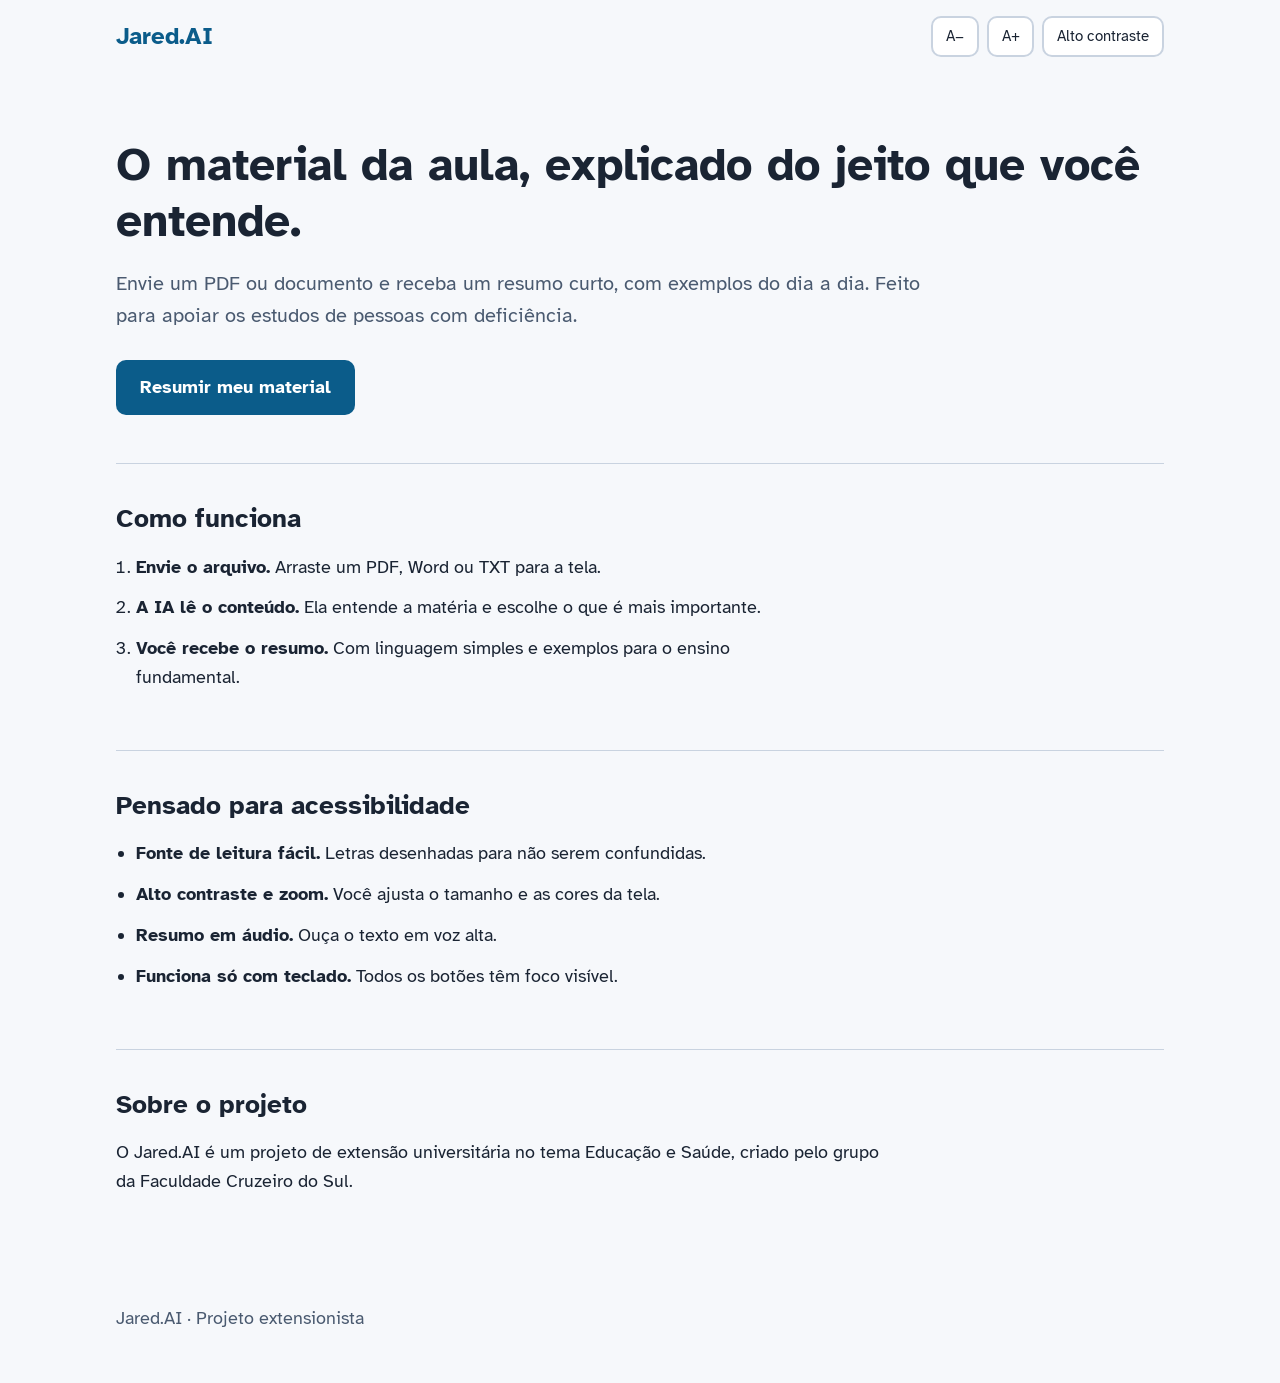
<file: jared-ai-front/jared-ai-front/index.html>
<!DOCTYPE html>
<html lang="pt-BR">
<head>
  <meta charset="UTF-8">
  <meta name="viewport" content="width=device-width, initial-scale=1">
  <link rel="preconnect" href="https://fonts.googleapis.com">
  <link rel="stylesheet" href="https://fonts.googleapis.com/css2?family=Atkinson+Hyperlegible:wght@400;700&display=swap">
  <link rel="stylesheet" href="css/style.css">
  <title>Jared.AI – Estudar fica mais fácil para todo mundo</title>
  <meta name="description" content="Envie seu material de estudo e receba um resumo simples, com exemplos, feito para ser fácil de entender.">
</head>
<body>
  <a class="pular" href="#conteudo">Pular para o conteúdo</a>

  <header class="topo">
    <a class="marca" href="index.html">Jared.AI</a>
    <div class="barra-a11y" role="group" aria-label="Acessibilidade">
      <button type="button" data-a11y="menos" aria-label="Diminuir letras">A−</button>
      <button type="button" data-a11y="mais" aria-label="Aumentar letras">A+</button>
      <button type="button" data-a11y="contraste" aria-pressed="false">Alto contraste</button>
    </div>
  </header>

  <main id="conteudo">
    <section class="hero">
      <h1>O material da aula, explicado do jeito que você entende.</h1>
      <p>Envie um PDF ou documento e receba um resumo curto, com exemplos do dia a dia. Feito para apoiar os estudos de pessoas com deficiência.</p>
      <a class="botao" href="resumir.html">Resumir meu material</a>
    </section>

    <section class="bloco" aria-labelledby="como">
      <h2 id="como">Como funciona</h2>
      <ol class="passos">
        <li><strong>Envie o arquivo.</strong> Arraste um PDF, Word ou TXT para a tela.</li>
        <li><strong>A IA lê o conteúdo.</strong> Ela entende a matéria e escolhe o que é mais importante.</li>
        <li><strong>Você recebe o resumo.</strong> Com linguagem simples e exemplos para o ensino fundamental.</li>
      </ol>
    </section>

    <section class="bloco" aria-labelledby="recursos">
      <h2 id="recursos">Pensado para acessibilidade</h2>
      <ul class="recursos">
        <li><strong>Fonte de leitura fácil.</strong> Letras desenhadas para não serem confundidas.</li>
        <li><strong>Alto contraste e zoom.</strong> Você ajusta o tamanho e as cores da tela.</li>
        <li><strong>Resumo em áudio.</strong> Ouça o texto em voz alta.</li>
        <li><strong>Funciona só com teclado.</strong> Todos os botões têm foco visível.</li>
      </ul>
    </section>

    <section class="bloco" aria-labelledby="projeto">
      <h2 id="projeto">Sobre o projeto</h2>
      <p>O Jared.AI é um projeto de extensão universitária no tema Educação e Saúde, criado pelo grupo da Faculdade Cruzeiro do Sul.</p>
    </section>
  </main>

  <footer class="rodape"><p>Jared.AI · Projeto extensionista</p></footer>

  <script type="module" src="js/acessibilidade.js"></script>
</body>
</html>
</file>
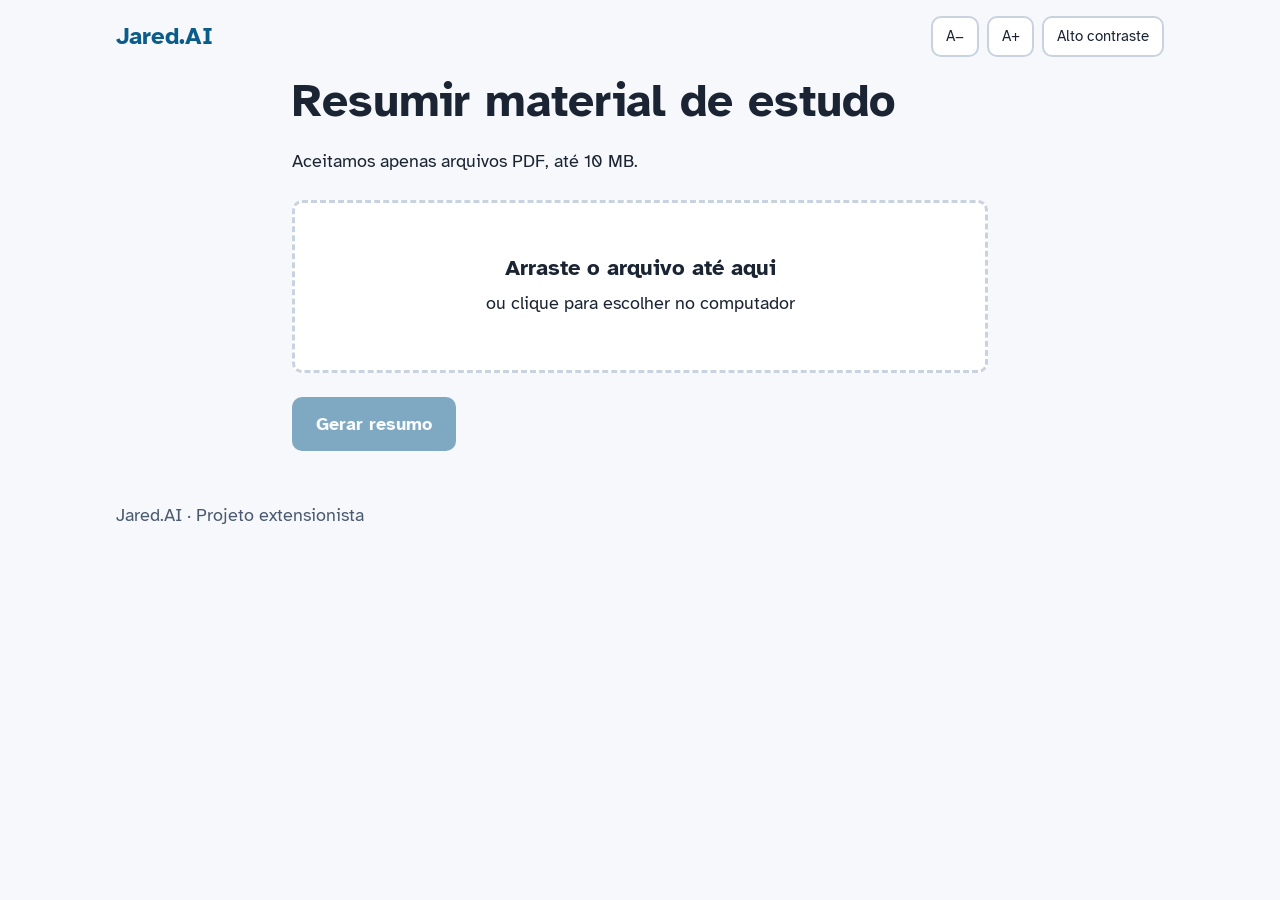
<file: jared-ai-front/jared-ai-front/resumir.html>
<!DOCTYPE html>
<html lang="pt-BR">

<head>
  <meta charset="UTF-8">
  <meta name="viewport" content="width=device-width, initial-scale=1">
  <link rel="preconnect" href="https://fonts.googleapis.com">
  <link rel="stylesheet"
    href="https://fonts.googleapis.com/css2?family=Atkinson+Hyperlegible:wght@400;700&display=swap">
  <link rel="stylesheet" href="css/style.css">
  <title>Resumir material – Jared.AI</title>
</head>

<body>
  <a class="pular" href="#conteudo">Pular para o conteúdo</a>

  <header class="topo">
    <a class="marca" href="index.html">Jared.AI</a>
    <div class="barra-a11y" role="group" aria-label="Acessibilidade">
      <button type="button" data-a11y="menos" aria-label="Diminuir letras">A−</button>
      <button type="button" data-a11y="mais" aria-label="Aumentar letras">A+</button>
      <button type="button" data-a11y="contraste" aria-pressed="false">Alto contraste</button>
    </div>
  </header>

  <main id="conteudo" class="estreito">
    <h1>Resumir material de estudo</h1>
    <p>Aceitamos apenas arquivos PDF, até 10 MB.</p>

    <label id="zona-upload" class="zona" for="arquivo">
      <span class="zona-titulo">Arraste o arquivo até aqui</span>
      <span>ou clique para escolher no computador</span>
      <strong id="nome-arquivo"></strong>
      <input id="arquivo" class="so-leitor" type="file" accept=".pdf,application/pdf">
    </label>

    <button id="btn-resumir" class="botao" type="button" disabled>Gerar resumo</button>
    <p id="status" role="status" aria-live="polite" hidden></p>
  </main>

  <!-- Tela de carregamento / arquivo gerado -->
  <div id="tela-status" class="tela" role="dialog" aria-modal="true" aria-labelledby="tela-titulo" tabindex="-1" hidden>
    <div class="tela-caixa">
      <div id="indicador" class="loader" aria-hidden="true"></div>
      <h2 id="tela-titulo">Gerando resumo</h2>
      <p id="tela-texto">Isso pode levar alguns instantes. Por favor, aguarde.</p>
      <button id="btn-novamente" class="botao" type="button" hidden>Resumir novamente</button>
    </div>
  </div>

  <footer class="rodape">
    <p>Jared.AI · Projeto extensionista</p>
  </footer>

  <script type="module" src="js/acessibilidade.js"></script>

  <script>
    const URL_POST = 'http://localhost:8080/api/jered/post';

    const inputArquivo   = document.getElementById('arquivo');
    const btnResumir     = document.getElementById('btn-resumir');
    const nomeArquivo    = document.getElementById('nome-arquivo');
    const statusTexto    = document.getElementById('status');
    const tela           = document.getElementById('tela-status');
    const indicador      = document.getElementById('indicador');
    const telaTitulo     = document.getElementById('tela-titulo');
    const telaTexto      = document.getElementById('tela-texto');
    const btnNovamente   = document.getElementById('btn-novamente');

    function mostrarErro(msg) {
      statusTexto.hidden = false;
      statusTexto.dataset.tipo = 'erro';
      statusTexto.textContent = msg;
    }

    function telaGerando() {
      indicador.className = 'loader';
      telaTitulo.textContent = 'Gerando resumo';
      telaTexto.textContent = 'Isso pode levar alguns instantes. Por favor, aguarde.';
      btnNovamente.hidden = true;
      tela.hidden = false;
      tela.focus();
    }

    function telaGerado() {
      indicador.className = 'check';
      indicador.textContent = '✓';
      telaTitulo.textContent = 'Arquivo gerado';
      telaTexto.textContent = 'Seu resumo foi criado com sucesso.';
      btnNovamente.hidden = false;
      btnNovamente.focus();
    }

    function reiniciar() {
      inputArquivo.value = '';
      nomeArquivo.textContent = '';
      btnResumir.disabled = true;
      statusTexto.hidden = true;
      indicador.textContent = '';
      tela.hidden = true;
      inputArquivo.focus();
    }

    inputArquivo.addEventListener('change', () => {
      const arquivo = inputArquivo.files[0];
      statusTexto.hidden = true;

      if (!arquivo) {
        btnResumir.disabled = true;
        nomeArquivo.textContent = '';
        return;
      }

      const ehPdf = arquivo.type === 'application/pdf' || arquivo.name.toLowerCase().endsWith('.pdf');
      if (!ehPdf) {
        inputArquivo.value = '';
        btnResumir.disabled = true;
        nomeArquivo.textContent = '';
        mostrarErro('Envie apenas arquivos em formato PDF.');
        return;
      }

      btnResumir.disabled = false;
      nomeArquivo.textContent = arquivo.name;
    });

    btnResumir.addEventListener('click', async () => {
      const arquivo = inputArquivo.files[0];
      if (!arquivo) return;

      btnResumir.disabled = true;
      statusTexto.hidden = true;
      telaGerando();

      const formData = new FormData();
      formData.append('file', arquivo); // nome do @RequestParam no Spring

      try {
        // O fetch segue automaticamente o redirect da API até /api/jered/download
        const resposta = await fetch(URL_POST, { method: 'POST', body: formData });

        if (!resposta.ok) {
          throw new Error(`Erro de comunicação: ${resposta.status}`);
        }

        // Não precisamos ler o corpo do arquivo, só confirmar que chegou ao download
        if (resposta.body) resposta.body.cancel();

        telaGerado();
      } catch (erro) {
        console.error('Falha ao comunicar com a API:', erro);
        tela.hidden = true;
        mostrarErro('Ocorreu um erro ao gerar o resumo. Verifique se o servidor backend está ligado.');
        btnResumir.disabled = false;
      }
    });

    btnNovamente.addEventListener('click', reiniciar);
  </script>
</body>

</html>
</file>
<file: jared-ai-front/jared-ai-front/css/style.css>
:root {
  --fundo: #f6f8fb;
  --superficie: #ffffff;
  --texto: #1a2433;
  --texto-suave: #4a5a70;
  --marca: #0b5c8a;
  --marca-escura: #084468;
  --destaque: #ffd23f;
  --erro: #a4161a;
  --ok: #1b6b3a;
  --borda: #c9d3e0;
  --raio: 10px;
  --largura: 68rem;
  font-family: "Atkinson Hyperlegible", system-ui, -apple-system, "Segoe UI", sans-serif;
}

.alto-contraste {
  --fundo: #000;
  --superficie: #000;
  --texto: #fff;
  --texto-suave: #fff;
  --marca: #ffd23f;
  --marca-escura: #fff;
  --borda: #fff;
  --erro: #ff8a8a;
  --ok: #8affb0;
}
.alto-contraste .botao { color: #000; }

/* ---------- Base ---------- */
*, *::before, *::after { box-sizing: border-box; }

body {
  margin: 0;
  background: var(--fundo);
  color: var(--texto);
  font-size: 1.125rem;
  line-height: 1.6;
}

h1, h2 { line-height: 1.2; margin: 0 0 .75rem; }
h1 { font-size: clamp(1.9rem, 4vw, 2.9rem); }
h2 { font-size: 1.6rem; }
p { max-width: 65ch; }
a { color: var(--marca); }

:focus-visible {
  outline: 3px solid var(--destaque);
  outline-offset: 3px;
  box-shadow: 0 0 0 5px #000;
}

.pular {
  position: absolute;
  left: -999px;
  background: var(--destaque);
  color: #000;
  padding: .5rem 1rem;
  z-index: 10;
}
.pular:focus { left: 1rem; top: 1rem; }

.so-leitor { position: absolute; opacity: 0; width: 1px; height: 1px; }

/* ---------- Layout ---------- */
.topo, main, .rodape {
  max-width: var(--largura);
  margin-inline: auto;
  padding-inline: 1.25rem;
}

.topo {
  display: flex;
  flex-wrap: wrap;
  gap: 1rem;
  justify-content: space-between;
  align-items: center;
  padding-block: 1rem;
}

.marca { font-weight: 700; font-size: 1.5rem; text-decoration: none; color: var(--marca); }

main.estreito { max-width: 46rem; }
.bloco { padding-block: 2.5rem; border-top: 1px solid var(--borda); }
.rodape { padding-block: 2rem; color: var(--texto-suave); }

.hero { padding-block: 4rem 3rem; }
.hero p { font-size: 1.25rem; color: var(--texto-suave); margin-bottom: 1.75rem; }

.passos, .recursos { padding-left: 1.25rem; max-width: 60ch; }
.passos li, .recursos li { margin-bottom: .75rem; }

/* ---------- Componentes ---------- */
.barra-a11y { display: flex; gap: .5rem; }

.barra-a11y button,
.botao-sec {
  font: inherit;
  font-size: .95rem;
  padding: .4rem .8rem;
  cursor: pointer;
  background: var(--superficie);
  color: var(--texto);
  border: 2px solid var(--borda);
  border-radius: var(--raio);
}
.barra-a11y button[aria-pressed="true"] { border-color: var(--marca); font-weight: 700; }

.botao {
  display: inline-block;
  font: inherit;
  font-weight: 700;
  padding: .8rem 1.5rem;
  cursor: pointer;
  background: var(--marca);
  color: #fff;
  border: 0;
  border-radius: var(--raio);
  text-decoration: none;
}
.botao:hover { background: var(--marca-escura); }
.botao:disabled { opacity: .5; cursor: not-allowed; }

.zona {
  display: flex;
  flex-direction: column;
  align-items: center;
  gap: .25rem;
  text-align: center;
  margin: 1.5rem 0;
  padding: 3rem 1rem;
  cursor: pointer;
  border: 3px dashed var(--borda);
  border-radius: var(--raio);
  background: var(--superficie);
}
.zona:hover, .zona.ativa, .zona:focus-within { border-color: var(--marca); }
.zona-titulo { font-size: 1.35rem; font-weight: 700; }

#status { margin-top: 1rem; font-weight: 700; }
#status[data-tipo="erro"] { color: var(--erro); }
#status[data-tipo="ok"] { color: var(--ok); }

.resultado {
  margin-top: 2rem;
  padding: 1.5rem;
  background: var(--superficie);
  border: 2px solid var(--borda);
  border-radius: var(--raio);
}
.acoes { display: flex; flex-wrap: wrap; gap: .5rem; margin-top: 1rem; }

@media (prefers-reduced-motion: reduce) {
  * { transition: none !important; animation: none !important; }
}
/* ---------- Tela de status (gerando / gerado) ---------- */
.tela {
  position: fixed;
  inset: 0;
  z-index: 20;
  display: flex;
  align-items: center;
  justify-content: center;
  padding: 1.25rem;
  background: var(--fundo);
}
.tela[hidden] { display: none; }

.tela-caixa {
  width: min(100%, 28rem);
  text-align: center;
  padding: 2.5rem 1.5rem;
  background: var(--superficie);
  border: 2px solid var(--borda);
  border-radius: var(--raio);
}
.tela-caixa p { margin-inline: auto; color: var(--texto-suave); }

.loader {
  width: 4rem;
  height: 4rem;
  margin: 0 auto 1.5rem;
  border: 6px solid var(--borda);
  border-top-color: var(--marca);
  border-radius: 50%;
  animation: girar 1s linear infinite;
}

.check {
  display: grid;
  place-items: center;
  width: 4rem;
  height: 4rem;
  margin: 0 auto 1.5rem;
  font-size: 2rem;
  font-weight: 700;
  color: var(--ok);
  border: 4px solid var(--ok);
  border-radius: 50%;
}

@keyframes girar { to { transform: rotate(360deg); } }

/* Mantém o loading visível (mais lento) mesmo com "reduzir movimento" */
@media (prefers-reduced-motion: reduce) {
  .loader { animation: girar 3s linear infinite !important; }
}
</file>
